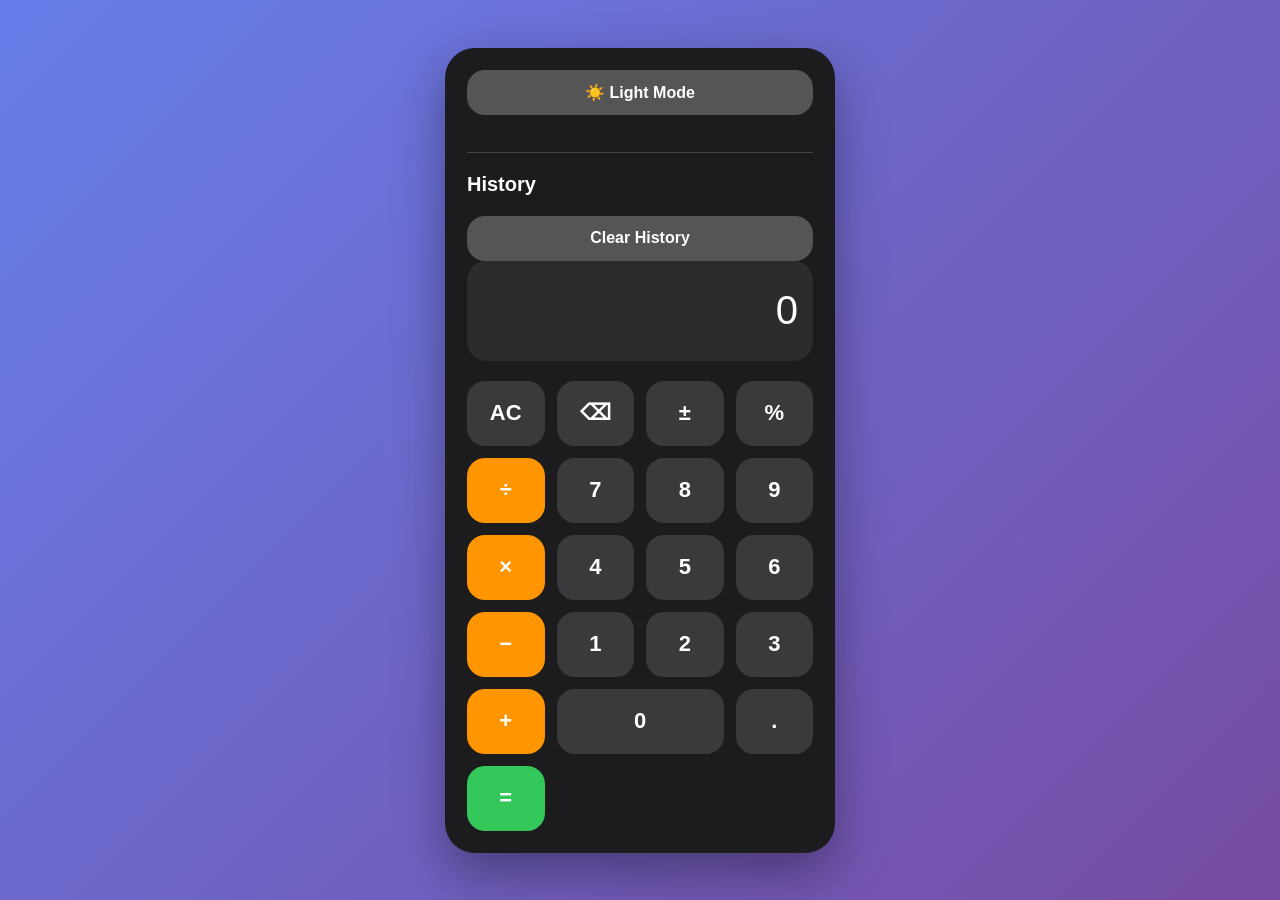
<file: index.html>
<!DOCTYPE html>
<html lang="en">

<head>
    <meta charset="UTF-8">
    <meta name="viewport" content="width=device-width, initial-scale=1.0">
    <title>Calculator</title>

    <link rel="stylesheet" href="style.css">
  <link rel="manifest" href="manifest.json">
</head>

<body>

    <div class="calculator">
      <button id="themeButton" onclick="toggleTheme()">☀️ Light Mode</button>
      <div class="history">
    <h2>History</h2>
    <div id="historyList"></div>
    <button onclick="clearHistory()">Clear History</button>
      </div>

        <input type="text" id="display" value="0" readonly>

        <div class="buttons">
          <button onclick="clearDisplay()">AC</button>
<button onclick="deleteLast()">⌫</button>
<button onclick="toggleSign()">±</button>
          <button onclick="addValue('%')">%</button>
<button class="operator" onclick="addValue('/')">÷</button>

            <button onclick="addValue('7')">7</button>
            <button onclick="addValue('8')">8</button>
            <button onclick="addValue('9')">9</button>
            <button class="operator" onclick="addValue('*')">×</button>

            <button onclick="addValue('4')">4</button>
            <button onclick="addValue('5')">5</button>
            <button onclick="addValue('6')">6</button>
            <button class="operator" onclick="addValue('-')">−</button>

            <button onclick="addValue('1')">1</button>
            <button onclick="addValue('2')">2</button>
            <button onclick="addValue('3')">3</button>
            <button class="operator" onclick="addValue('+')">+</button>

            <button class="zero" onclick="addValue('0')">0</button>
            <button onclick="addValue('.')">.</button>
            <button class="equal" onclick="calculate()">=</button>
        </div>

    </div>

    <script src="script.js"></script>
  <script>
if ("serviceWorker" in navigator) {
    window.addEventListener("load", function () {
        navigator.serviceWorker.register("./sw.js");
    });
}
  </script>

</body>

</html>
</file>
<file: style.css>
* {
    box-sizing: border-box;
}

body {
    margin: 0;
    min-height: 100vh;
    display: flex;
    justify-content: center;
    align-items: center;
    background: linear-gradient(135deg, #667eea, #764ba2);
    font-family: Arial, sans-serif;
}

.calculator {
    width: 92%;
    max-width: 390px;
    padding: 22px;
    background: #1c1c1e;
    border-radius: 30px;
    box-shadow: 0 20px 50px rgba(0, 0, 0, 0.35);
}

#display {
    width: 100%;
    height: 100px;
    margin-bottom: 20px;
    padding: 15px;
    border: none;
    outline: none;
    border-radius: 20px;
    background: #2c2c2e;
    color: white;
    font-size: 40px;
    text-align: right;
}

.buttons {
    display: grid;
    grid-template-columns: repeat(4, 1fr);
    gap: 12px;
}

button {
    height: 65px;
    border: none;
    border-radius: 18px;
    font-size: 22px;
    font-weight: bold;
    background: #3a3a3c;
    color: white;
    cursor: pointer;
    transition: 0.15s;
}

button:active {
    transform: scale(0.92);
}

.operator {
    background: #ff9500;
}

.equal {
    background: #34c759;
}

.zero {
    grid-column: span 2;
}

.history {
    margin-top: 22px;
    padding-top: 15px;
    border-top: 1px solid #444;
    color: white;
}

.history h2 {
    margin: 5px 0 10px;
    font-size: 20px;
}

#historyList {
    max-height: 120px;
    overflow-y: auto;
    text-align: right;
}

#historyList p {
    margin: 7px 0;
    color: #ddd;
    font-size: 15px;
}

.history button {
    width: 100%;
    height: 45px;
    margin-top: 10px;
    background: #555;
    font-size: 16px;
}
#themeButton {
    width: 100%;
    height: 45px;
    margin-bottom: 15px;
    background: #555;
    font-size: 16px;
}
body.light-mode {
    background: linear-gradient(135deg, #f5f7fa, #c3cfe2);
}

body.light-mode .calculator {
    background: #ffffff;
    box-shadow: 0 20px 50px rgba(0, 0, 0, 0.18);
}

body.light-mode #display {
    background: #f1f3f5;
    color: #222;
}

body.light-mode button {
    background: #e9ecef;
    color: #222;
}

body.light-mode .operator {
    background: #ff9500;
    color: white;
}

body.light-mode .equal {
    background: #34c759;
    color: white;
}

body.light-mode .history {
    color: #222;
    border-top-color: #ddd;
}

body.light-mode #historyList p {
    color: #444;
}

body.light-mode #themeButton {
    background: #ddd;
    color: #222;
}
</file>
